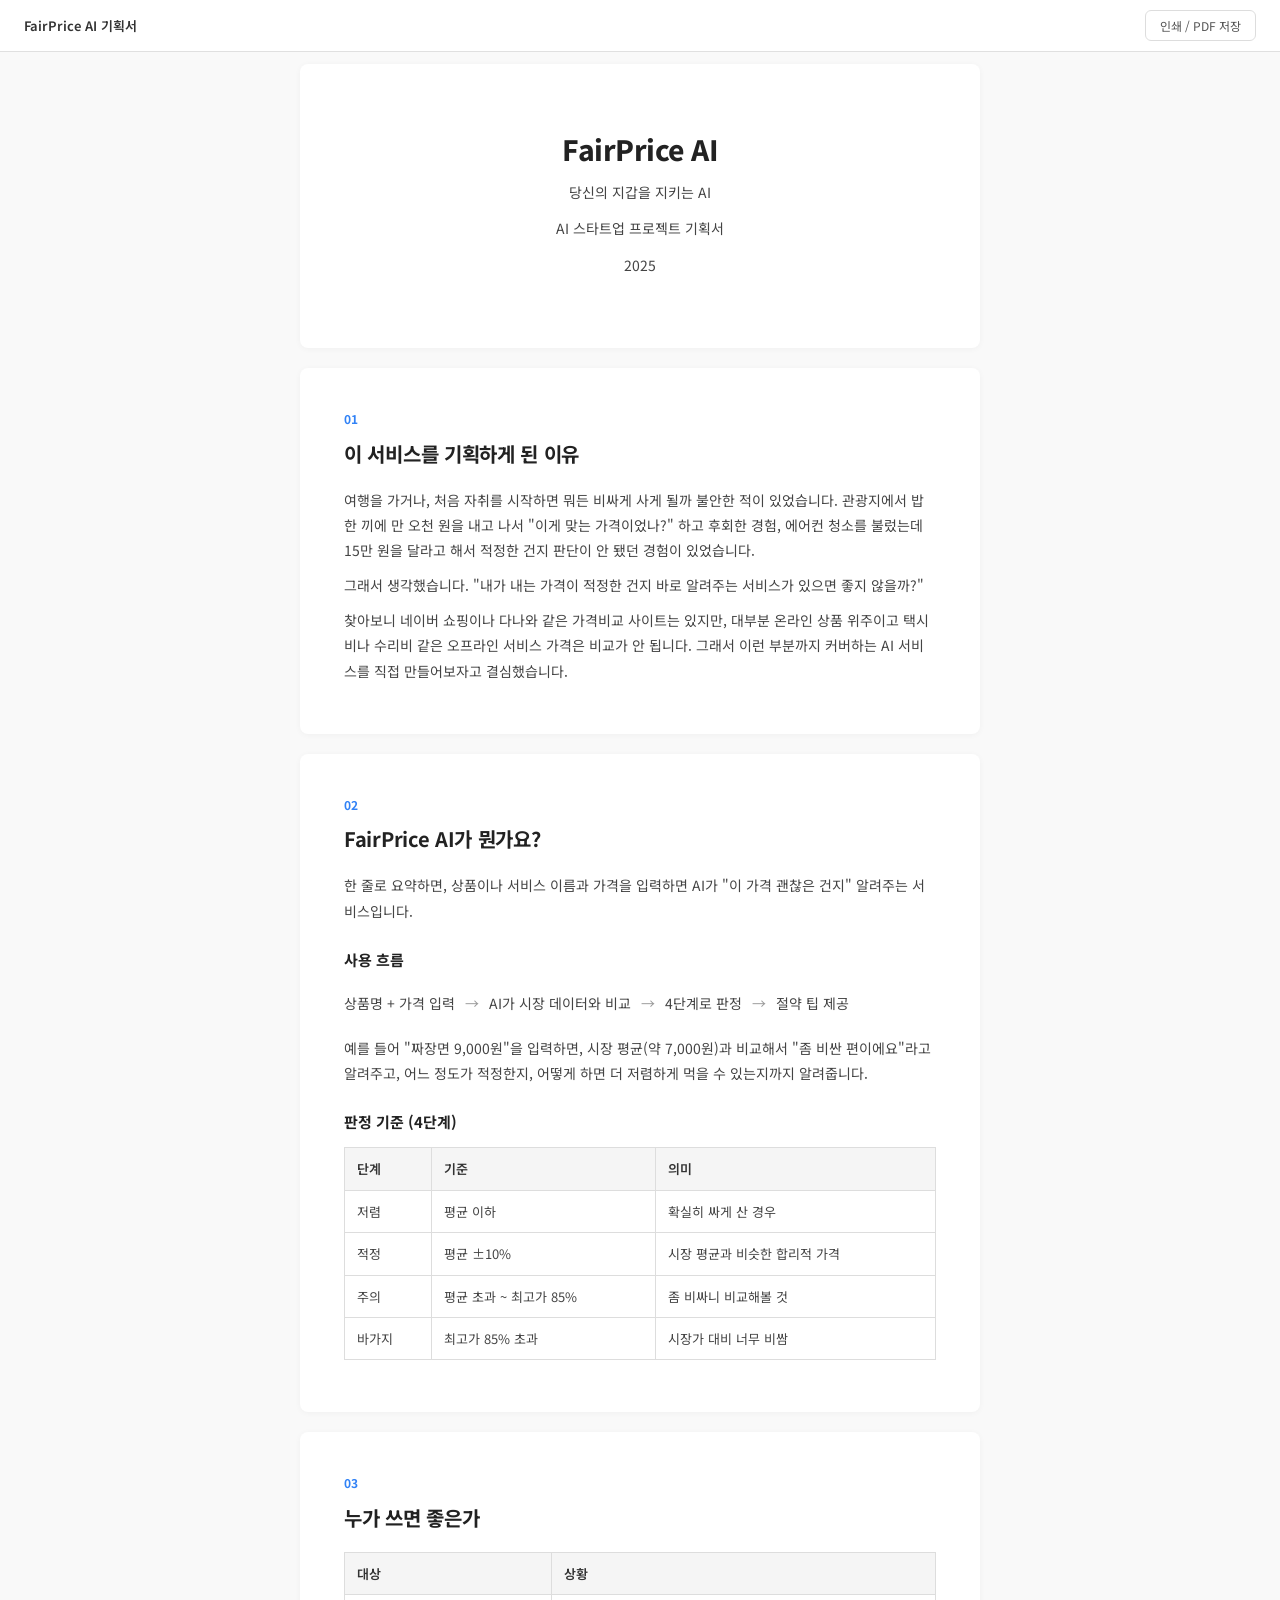
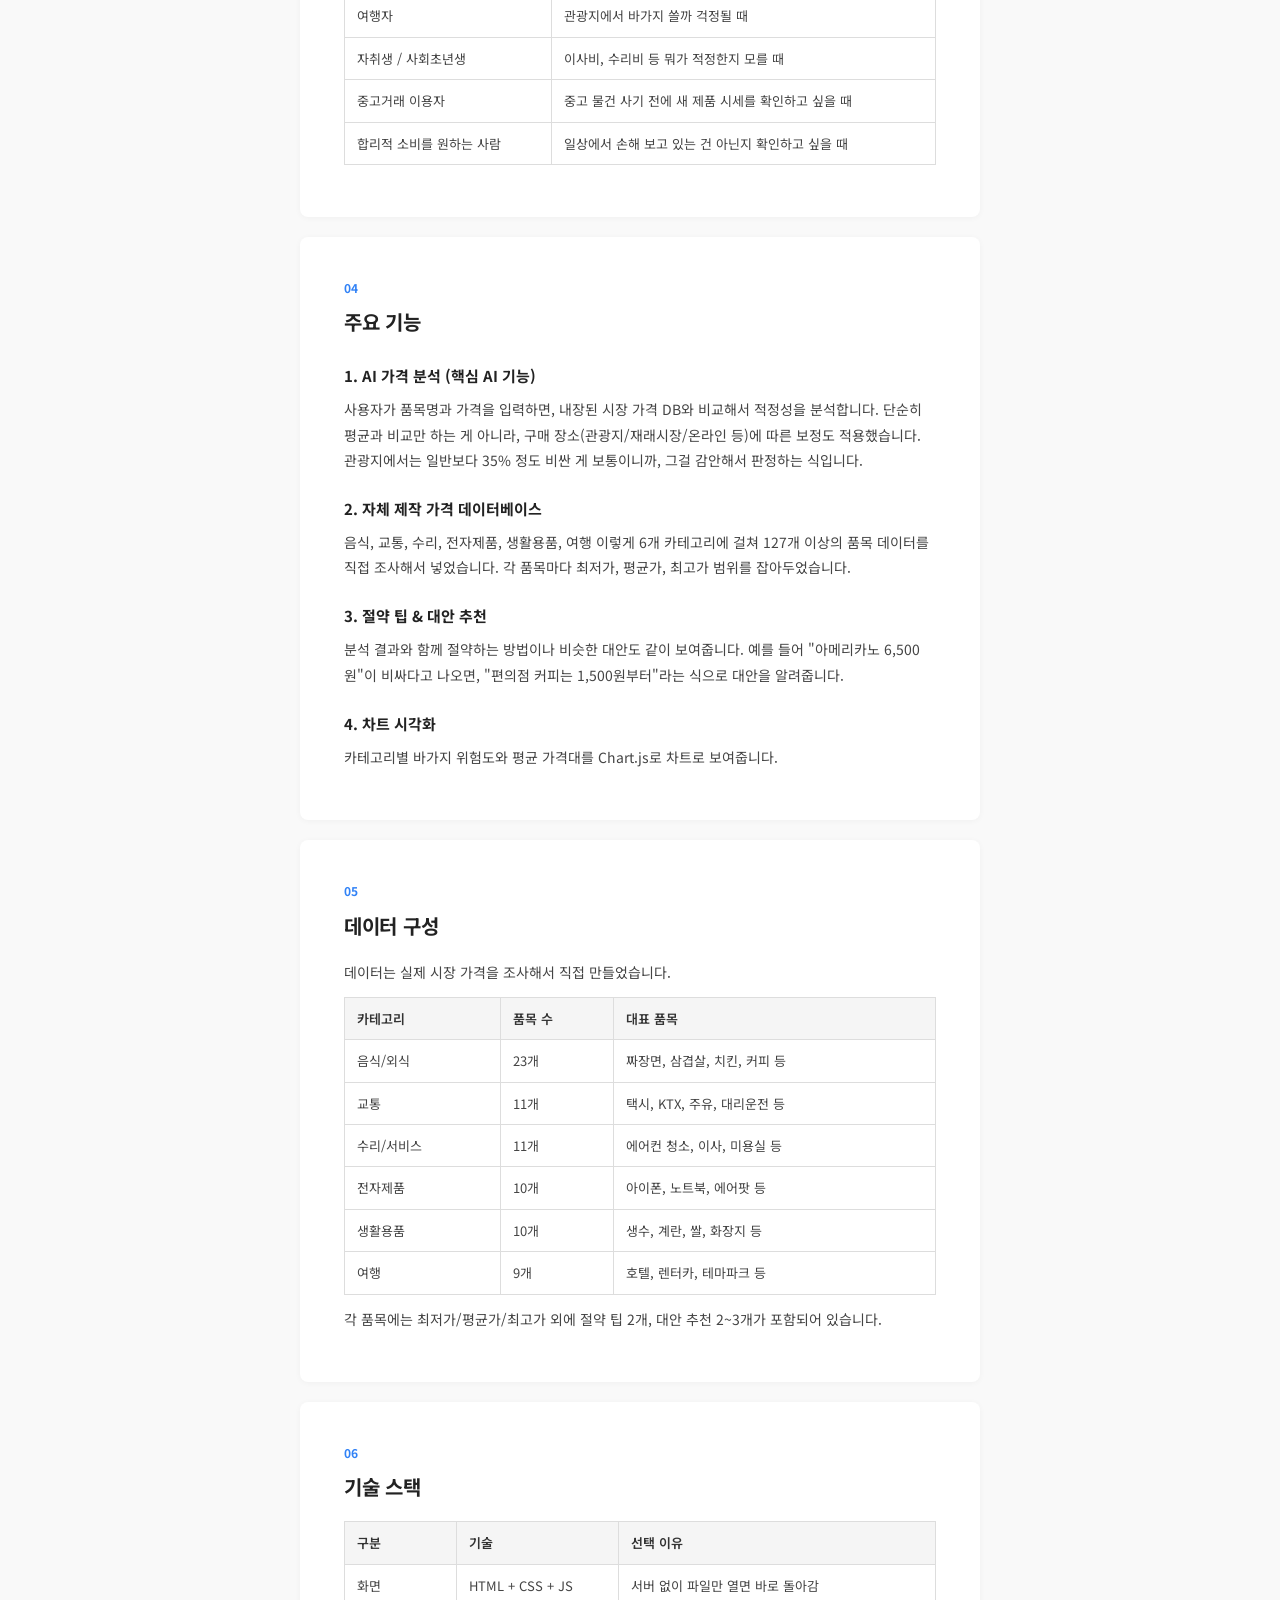
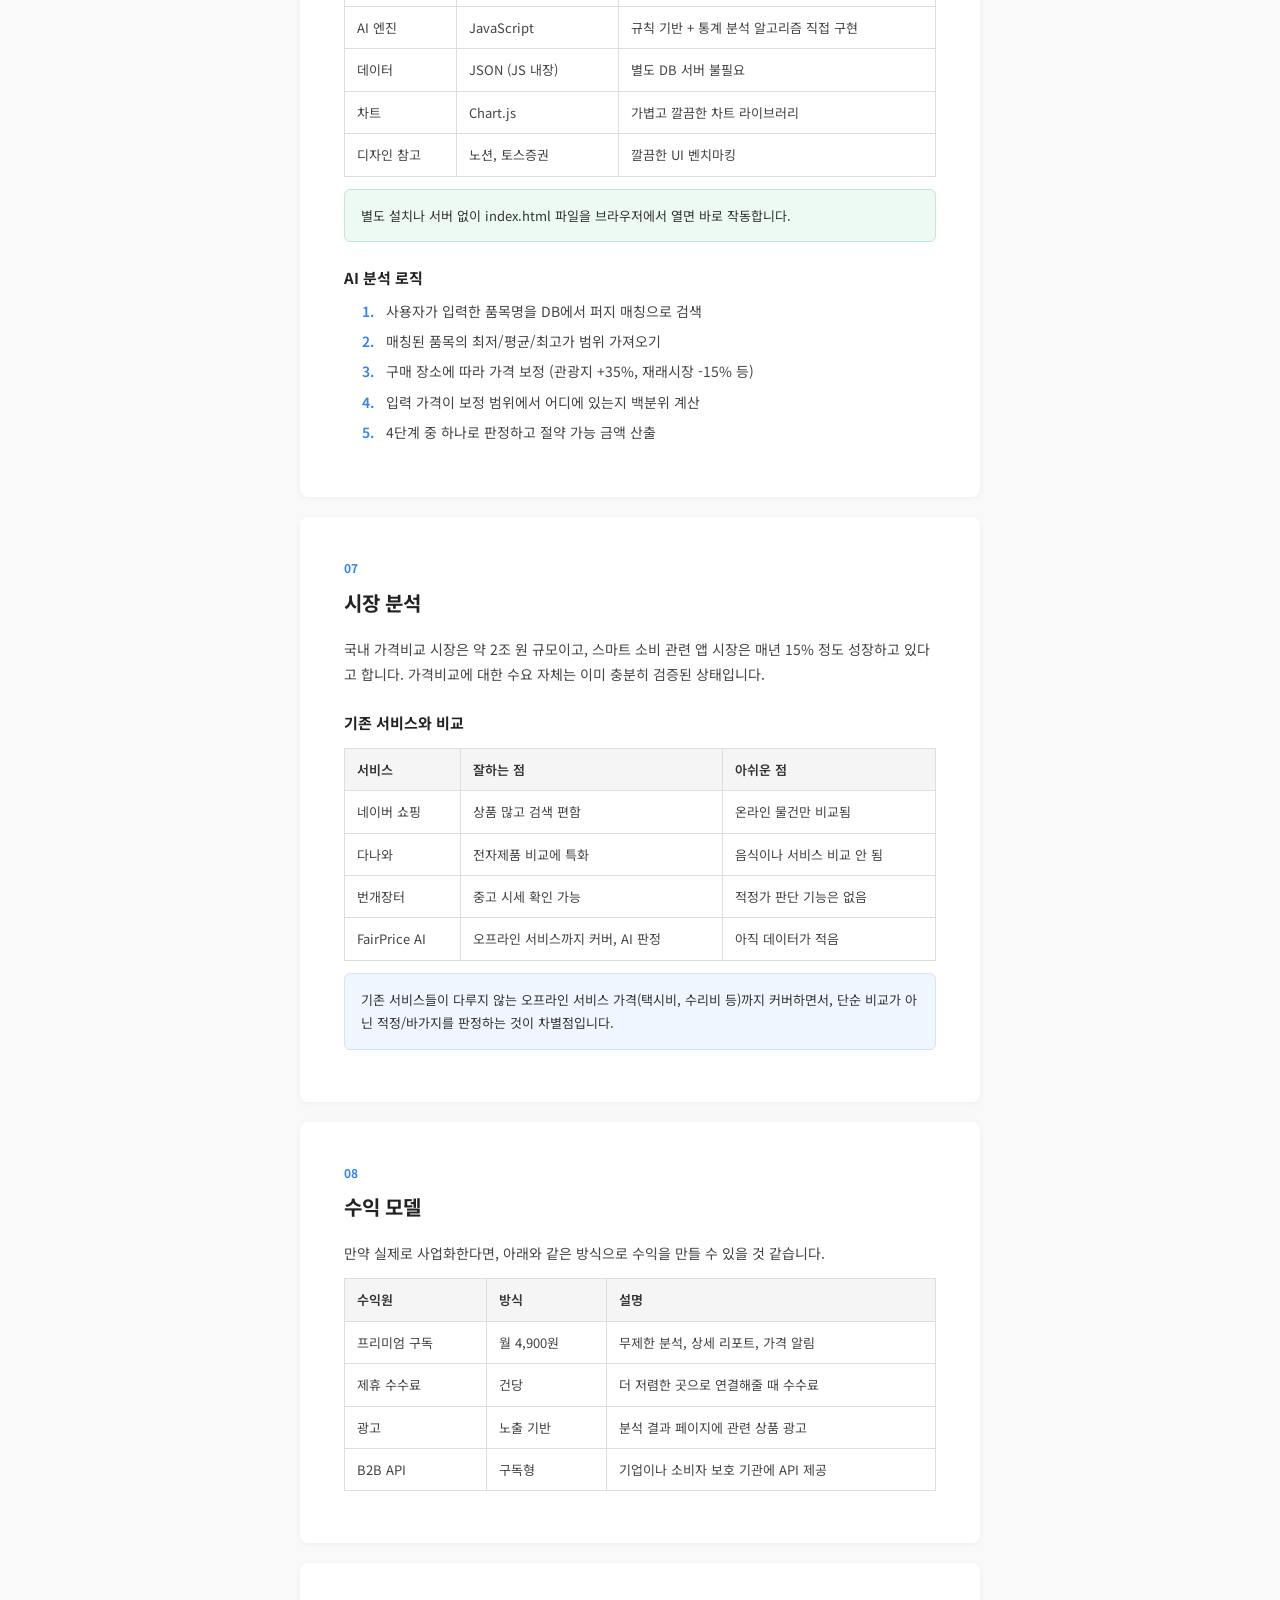
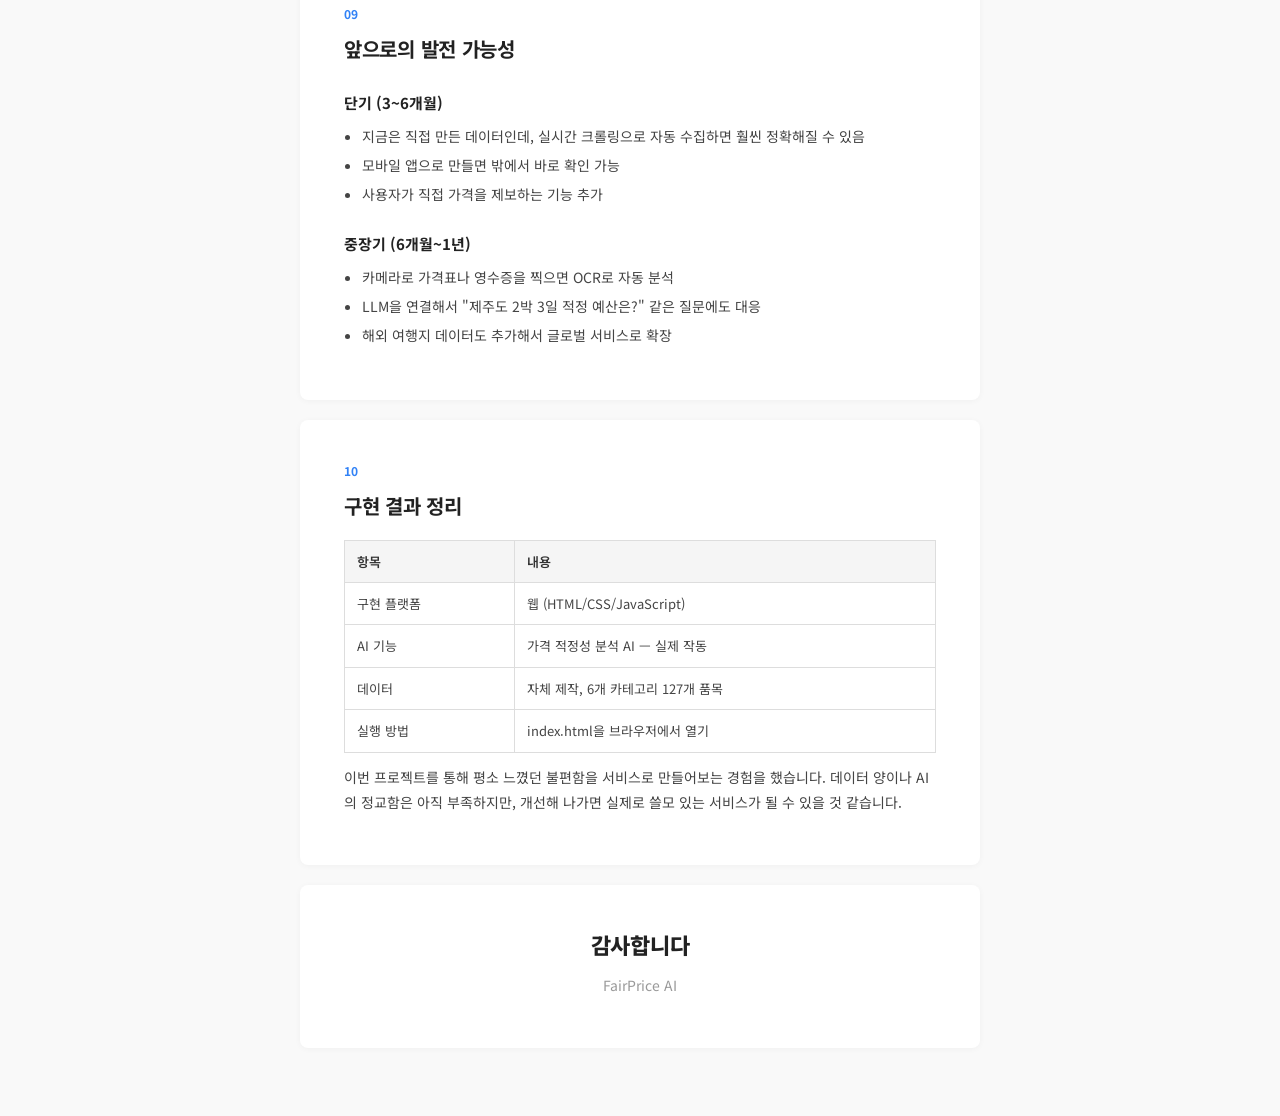
<file: proposal.html>
<!DOCTYPE html>
<html lang="ko">
<head>
  <meta charset="UTF-8">
  <meta name="viewport" content="width=device-width, initial-scale=1.0">
  <title>FairPrice AI 기획서</title>
  <link href="https://fonts.googleapis.com/css2?family=Noto+Sans+KR:wght@300;400;500;600;700;800&display=swap" rel="stylesheet">
  <style>
    *, *::before, *::after { margin: 0; padding: 0; box-sizing: border-box; }

    body {
      font-family: 'Noto Sans KR', '맑은 고딕', sans-serif;
      background: #f9f9f9;
      color: #222;
      line-height: 1.8;
      -webkit-font-smoothing: antialiased;
    }

    @media print {
      body { background: #fff; }
      .page { box-shadow: none !important; border: none !important; }
      .top-bar { display: none !important; }
    }

    .top-bar {
      position: fixed; top: 0; left: 0; right: 0;
      background: rgba(255,255,255,0.95); backdrop-filter: blur(10px);
      border-bottom: 1px solid #e0e0e0;
      padding: 10px 24px; z-index: 100;
      display: flex; align-items: center; justify-content: space-between;
    }
    .top-bar span { font-size: 13px; font-weight: 600; color: #333; }
    .top-bar button {
      padding: 6px 14px; border-radius: 6px; border: 1px solid #ddd;
      background: #fff; font-family: inherit; font-size: 12px;
      cursor: pointer; color: #555;
    }
    .top-bar button:hover { border-color: #999; }

    .wrap {
      max-width: 720px; margin: 0 auto;
      padding: 64px 20px 48px;
    }

    .page {
      background: #fff; border-radius: 8px;
      padding: 40px 44px; margin-bottom: 20px;
      box-shadow: 0 1px 6px rgba(0,0,0,0.04);
    }

    .page-cover {
      text-align: center;
      padding: 60px 44px;
    }

    .cover-title {
      font-size: 28px; font-weight: 800;
      letter-spacing: -0.5px; margin-bottom: 6px;
    }

    .cover-sub {
      font-size: 15px; color: #666; margin-bottom: 24px;
    }

    .cover-info {
      font-size: 13px; color: #999;
    }

    /* 본문 */
    .label {
      font-size: 12px; color: #3182F6; font-weight: 700;
      margin-bottom: 6px; display: block;
    }

    .page h2 {
      font-size: 20px; font-weight: 700;
      margin-bottom: 16px; letter-spacing: -0.3px;
    }

    .page h3 {
      font-size: 15px; font-weight: 700;
      margin-top: 22px; margin-bottom: 8px;
    }

    .page p {
      font-size: 14px; color: #444; margin-bottom: 10px;
    }

    .page ul, .page ol {
      padding-left: 18px; margin-bottom: 12px;
    }

    .page li {
      font-size: 14px; color: #444; margin-bottom: 4px;
    }

    /* 표 — 일반적인 스타일 */
    table {
      width: 100%; border-collapse: collapse;
      margin: 12px 0; font-size: 13px;
    }

    table th, table td {
      padding: 9px 12px;
      border: 1px solid #ddd;
      text-align: left;
    }

    table th {
      background: #f5f5f5;
      font-weight: 600;
      color: #333;
    }

    table td {
      color: #444;
    }

    /* 강조 박스 */
    .note {
      padding: 14px 16px;
      border-radius: 6px;
      background: #f0f6ff;
      border: 1px solid #d4e4f7;
      font-size: 13px;
      color: #333;
      margin: 12px 0;
    }

    .note-green {
      background: #edfaf3;
      border-color: #c3e6d5;
    }

    /* 흐름도 — 단순 텍스트 */
    .flow-text {
      font-size: 14px;
      color: #444;
      padding: 10px 0;
    }

    .flow-text span {
      color: #999;
      margin: 0 6px;
    }

    /* 번호 */
    .step-list {
      counter-reset: step;
      list-style: none;
      padding-left: 0;
    }

    .step-list li {
      counter-increment: step;
      padding-left: 24px;
      position: relative;
      margin-bottom: 5px;
    }

    .step-list li::before {
      content: counter(step) ".";
      position: absolute;
      left: 0;
      font-weight: 600;
      color: #3182F6;
    }

    @media (max-width: 600px) {
      .page { padding: 24px 20px; }
      .page-cover { padding: 36px 20px; }
    }
  </style>
</head>
<body>

<div class="top-bar">
  <span>FairPrice AI 기획서</span>
  <button onclick="window.print()">인쇄 / PDF 저장</button>
</div>

<div class="wrap">

  <!-- 표지 -->
  <div class="page page-cover">
    <h1 class="cover-title">FairPrice AI</h1>
    <p class="cover-sub">당신의 지갑을 지키는 AI</p>
    <p class="cover-info">AI 스타트업 프로젝트 기획서</p>
    <p class="cover-info" style="margin-top:12px">2025</p>
  </div>

  <!-- 1 -->
  <div class="page">
    <span class="label">01</span>
    <h2>이 서비스를 기획하게 된 이유</h2>
    <p>
      여행을 가거나, 처음 자취를 시작하면 뭐든 비싸게 사게 될까 불안한 적이 있었습니다.
      관광지에서 밥 한 끼에 만 오천 원을 내고 나서 "이게 맞는 가격이었나?" 하고 후회한 경험,
      에어컨 청소를 불렀는데 15만 원을 달라고 해서 적정한 건지 판단이 안 됐던 경험이 있었습니다.
    </p>
    <p>
      그래서 생각했습니다. "내가 내는 가격이 적정한 건지 바로 알려주는 서비스가 있으면 좋지 않을까?"
    </p>
    <p>
      찾아보니 네이버 쇼핑이나 다나와 같은 가격비교 사이트는 있지만,
      대부분 온라인 상품 위주이고 택시비나 수리비 같은 오프라인 서비스 가격은 비교가 안 됩니다.
      그래서 이런 부분까지 커버하는 AI 서비스를 직접 만들어보자고 결심했습니다.
    </p>
  </div>

  <!-- 2 -->
  <div class="page">
    <span class="label">02</span>
    <h2>FairPrice AI가 뭔가요?</h2>
    <p>
      한 줄로 요약하면, 상품이나 서비스 이름과 가격을 입력하면 AI가 "이 가격 괜찮은 건지" 알려주는 서비스입니다.
    </p>

    <h3>사용 흐름</h3>
    <p class="flow-text">
      상품명 + 가격 입력 <span>→</span>
      AI가 시장 데이터와 비교 <span>→</span>
      4단계로 판정 <span>→</span>
      절약 팁 제공
    </p>

    <p>
      예를 들어 "짜장면 9,000원"을 입력하면, 시장 평균(약 7,000원)과 비교해서 "좀 비싼 편이에요"라고 알려주고,
      어느 정도가 적정한지, 어떻게 하면 더 저렴하게 먹을 수 있는지까지 알려줍니다.
    </p>

    <h3>판정 기준 (4단계)</h3>
    <table>
      <tr><th>단계</th><th>기준</th><th>의미</th></tr>
      <tr><td>저렴</td><td>평균 이하</td><td>확실히 싸게 산 경우</td></tr>
      <tr><td>적정</td><td>평균 ±10%</td><td>시장 평균과 비슷한 합리적 가격</td></tr>
      <tr><td>주의</td><td>평균 초과 ~ 최고가 85%</td><td>좀 비싸니 비교해볼 것</td></tr>
      <tr><td>바가지</td><td>최고가 85% 초과</td><td>시장가 대비 너무 비쌈</td></tr>
    </table>
  </div>

  <!-- 3 -->
  <div class="page">
    <span class="label">03</span>
    <h2>누가 쓰면 좋은가</h2>
    <table>
      <tr><th>대상</th><th>상황</th></tr>
      <tr><td>여행자</td><td>관광지에서 바가지 쓸까 걱정될 때</td></tr>
      <tr><td>자취생 / 사회초년생</td><td>이사비, 수리비 등 뭐가 적정한지 모를 때</td></tr>
      <tr><td>중고거래 이용자</td><td>중고 물건 사기 전에 새 제품 시세를 확인하고 싶을 때</td></tr>
      <tr><td>합리적 소비를 원하는 사람</td><td>일상에서 손해 보고 있는 건 아닌지 확인하고 싶을 때</td></tr>
    </table>
  </div>

  <!-- 4 -->
  <div class="page">
    <span class="label">04</span>
    <h2>주요 기능</h2>

    <h3>1. AI 가격 분석 (핵심 AI 기능)</h3>
    <p>
      사용자가 품목명과 가격을 입력하면, 내장된 시장 가격 DB와 비교해서 적정성을 분석합니다.
      단순히 평균과 비교만 하는 게 아니라, 구매 장소(관광지/재래시장/온라인 등)에 따른 보정도 적용했습니다.
      관광지에서는 일반보다 35% 정도 비싼 게 보통이니까, 그걸 감안해서 판정하는 식입니다.
    </p>

    <h3>2. 자체 제작 가격 데이터베이스</h3>
    <p>
      음식, 교통, 수리, 전자제품, 생활용품, 여행 이렇게 6개 카테고리에 걸쳐 127개 이상의 품목 데이터를 직접 조사해서 넣었습니다.
      각 품목마다 최저가, 평균가, 최고가 범위를 잡아두었습니다.
    </p>

    <h3>3. 절약 팁 & 대안 추천</h3>
    <p>
      분석 결과와 함께 절약하는 방법이나 비슷한 대안도 같이 보여줍니다.
      예를 들어 "아메리카노 6,500원"이 비싸다고 나오면, "편의점 커피는 1,500원부터"라는 식으로 대안을 알려줍니다.
    </p>

    <h3>4. 차트 시각화</h3>
    <p>카테고리별 바가지 위험도와 평균 가격대를 Chart.js로 차트로 보여줍니다.</p>
  </div>

  <!-- 5 -->
  <div class="page">
    <span class="label">05</span>
    <h2>데이터 구성</h2>
    <p>데이터는 실제 시장 가격을 조사해서 직접 만들었습니다.</p>

    <table>
      <tr><th>카테고리</th><th>품목 수</th><th>대표 품목</th></tr>
      <tr><td>음식/외식</td><td>23개</td><td>짜장면, 삼겹살, 치킨, 커피 등</td></tr>
      <tr><td>교통</td><td>11개</td><td>택시, KTX, 주유, 대리운전 등</td></tr>
      <tr><td>수리/서비스</td><td>11개</td><td>에어컨 청소, 이사, 미용실 등</td></tr>
      <tr><td>전자제품</td><td>10개</td><td>아이폰, 노트북, 에어팟 등</td></tr>
      <tr><td>생활용품</td><td>10개</td><td>생수, 계란, 쌀, 화장지 등</td></tr>
      <tr><td>여행</td><td>9개</td><td>호텔, 렌터카, 테마파크 등</td></tr>
    </table>

    <p>각 품목에는 최저가/평균가/최고가 외에 절약 팁 2개, 대안 추천 2~3개가 포함되어 있습니다.</p>
  </div>

  <!-- 6 -->
  <div class="page">
    <span class="label">06</span>
    <h2>기술 스택</h2>

    <table>
      <tr><th>구분</th><th>기술</th><th>선택 이유</th></tr>
      <tr><td>화면</td><td>HTML + CSS + JS</td><td>서버 없이 파일만 열면 바로 돌아감</td></tr>
      <tr><td>AI 엔진</td><td>JavaScript</td><td>규칙 기반 + 통계 분석 알고리즘 직접 구현</td></tr>
      <tr><td>데이터</td><td>JSON (JS 내장)</td><td>별도 DB 서버 불필요</td></tr>
      <tr><td>차트</td><td>Chart.js</td><td>가볍고 깔끔한 차트 라이브러리</td></tr>
      <tr><td>디자인 참고</td><td>노션, 토스증권</td><td>깔끔한 UI 벤치마킹</td></tr>
    </table>

    <div class="note-green note">
      별도 설치나 서버 없이 index.html 파일을 브라우저에서 열면 바로 작동합니다.
    </div>

    <h3>AI 분석 로직</h3>
    <ol class="step-list">
      <li>사용자가 입력한 품목명을 DB에서 퍼지 매칭으로 검색</li>
      <li>매칭된 품목의 최저/평균/최고가 범위 가져오기</li>
      <li>구매 장소에 따라 가격 보정 (관광지 +35%, 재래시장 -15% 등)</li>
      <li>입력 가격이 보정 범위에서 어디에 있는지 백분위 계산</li>
      <li>4단계 중 하나로 판정하고 절약 가능 금액 산출</li>
    </ol>
  </div>

  <!-- 7 -->
  <div class="page">
    <span class="label">07</span>
    <h2>시장 분석</h2>
    <p>
      국내 가격비교 시장은 약 2조 원 규모이고, 스마트 소비 관련 앱 시장은 매년 15% 정도 성장하고 있다고 합니다.
      가격비교에 대한 수요 자체는 이미 충분히 검증된 상태입니다.
    </p>

    <h3>기존 서비스와 비교</h3>
    <table>
      <tr><th>서비스</th><th>잘하는 점</th><th>아쉬운 점</th></tr>
      <tr><td>네이버 쇼핑</td><td>상품 많고 검색 편함</td><td>온라인 물건만 비교됨</td></tr>
      <tr><td>다나와</td><td>전자제품 비교에 특화</td><td>음식이나 서비스 비교 안 됨</td></tr>
      <tr><td>번개장터</td><td>중고 시세 확인 가능</td><td>적정가 판단 기능은 없음</td></tr>
      <tr><td>FairPrice AI</td><td>오프라인 서비스까지 커버, AI 판정</td><td>아직 데이터가 적음</td></tr>
    </table>

    <div class="note">
      기존 서비스들이 다루지 않는 오프라인 서비스 가격(택시비, 수리비 등)까지 커버하면서,
      단순 비교가 아닌 적정/바가지를 판정하는 것이 차별점입니다.
    </div>
  </div>

  <!-- 8 -->
  <div class="page">
    <span class="label">08</span>
    <h2>수익 모델</h2>
    <p>만약 실제로 사업화한다면, 아래와 같은 방식으로 수익을 만들 수 있을 것 같습니다.</p>

    <table>
      <tr><th>수익원</th><th>방식</th><th>설명</th></tr>
      <tr><td>프리미엄 구독</td><td>월 4,900원</td><td>무제한 분석, 상세 리포트, 가격 알림</td></tr>
      <tr><td>제휴 수수료</td><td>건당</td><td>더 저렴한 곳으로 연결해줄 때 수수료</td></tr>
      <tr><td>광고</td><td>노출 기반</td><td>분석 결과 페이지에 관련 상품 광고</td></tr>
      <tr><td>B2B API</td><td>구독형</td><td>기업이나 소비자 보호 기관에 API 제공</td></tr>
    </table>
  </div>

  <!-- 9 -->
  <div class="page">
    <span class="label">09</span>
    <h2>앞으로의 발전 가능성</h2>

    <h3>단기 (3~6개월)</h3>
    <ul>
      <li>지금은 직접 만든 데이터인데, 실시간 크롤링으로 자동 수집하면 훨씬 정확해질 수 있음</li>
      <li>모바일 앱으로 만들면 밖에서 바로 확인 가능</li>
      <li>사용자가 직접 가격을 제보하는 기능 추가</li>
    </ul>

    <h3>중장기 (6개월~1년)</h3>
    <ul>
      <li>카메라로 가격표나 영수증을 찍으면 OCR로 자동 분석</li>
      <li>LLM을 연결해서 "제주도 2박 3일 적정 예산은?" 같은 질문에도 대응</li>
      <li>해외 여행지 데이터도 추가해서 글로벌 서비스로 확장</li>
    </ul>
  </div>

  <!-- 10 -->
  <div class="page">
    <span class="label">10</span>
    <h2>구현 결과 정리</h2>

    <table>
      <tr><th>항목</th><th>내용</th></tr>
      <tr><td>구현 플랫폼</td><td>웹 (HTML/CSS/JavaScript)</td></tr>
      <tr><td>AI 기능</td><td>가격 적정성 분석 AI — 실제 작동</td></tr>
      <tr><td>데이터</td><td>자체 제작, 6개 카테고리 127개 품목</td></tr>
      <tr><td>실행 방법</td><td>index.html을 브라우저에서 열기</td></tr>
    </table>

    <p>
      이번 프로젝트를 통해 평소 느꼈던 불편함을 서비스로 만들어보는 경험을 했습니다.
      데이터 양이나 AI의 정교함은 아직 부족하지만,
      개선해 나가면 실제로 쓸모 있는 서비스가 될 수 있을 것 같습니다.
    </p>
  </div>

  <!-- 끝 -->
  <div class="page page-cover" style="padding: 40px;">
    <h2 style="font-size:22px; font-weight:800; margin-bottom:8px;">감사합니다</h2>
    <p style="color:#999; font-size:14px;">FairPrice AI</p>
  </div>

</div>
</body>
</html>
</file>
